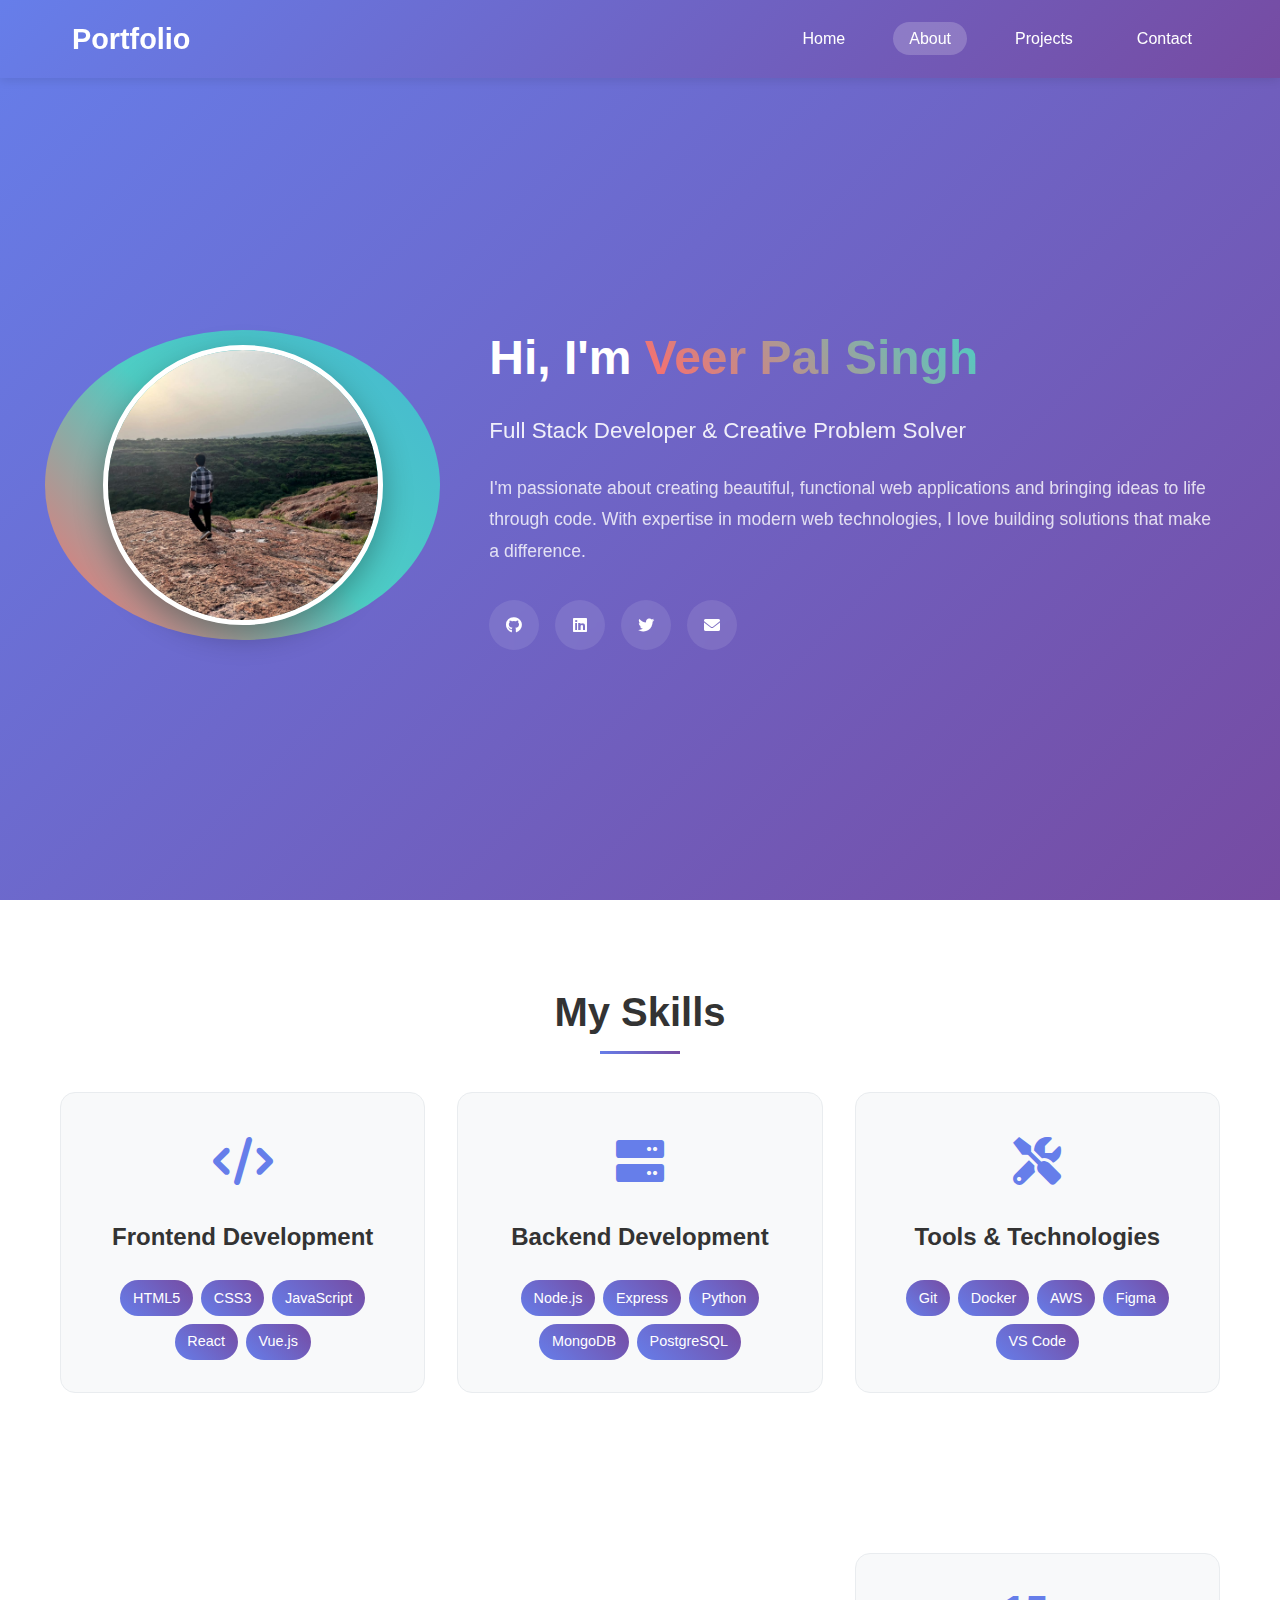
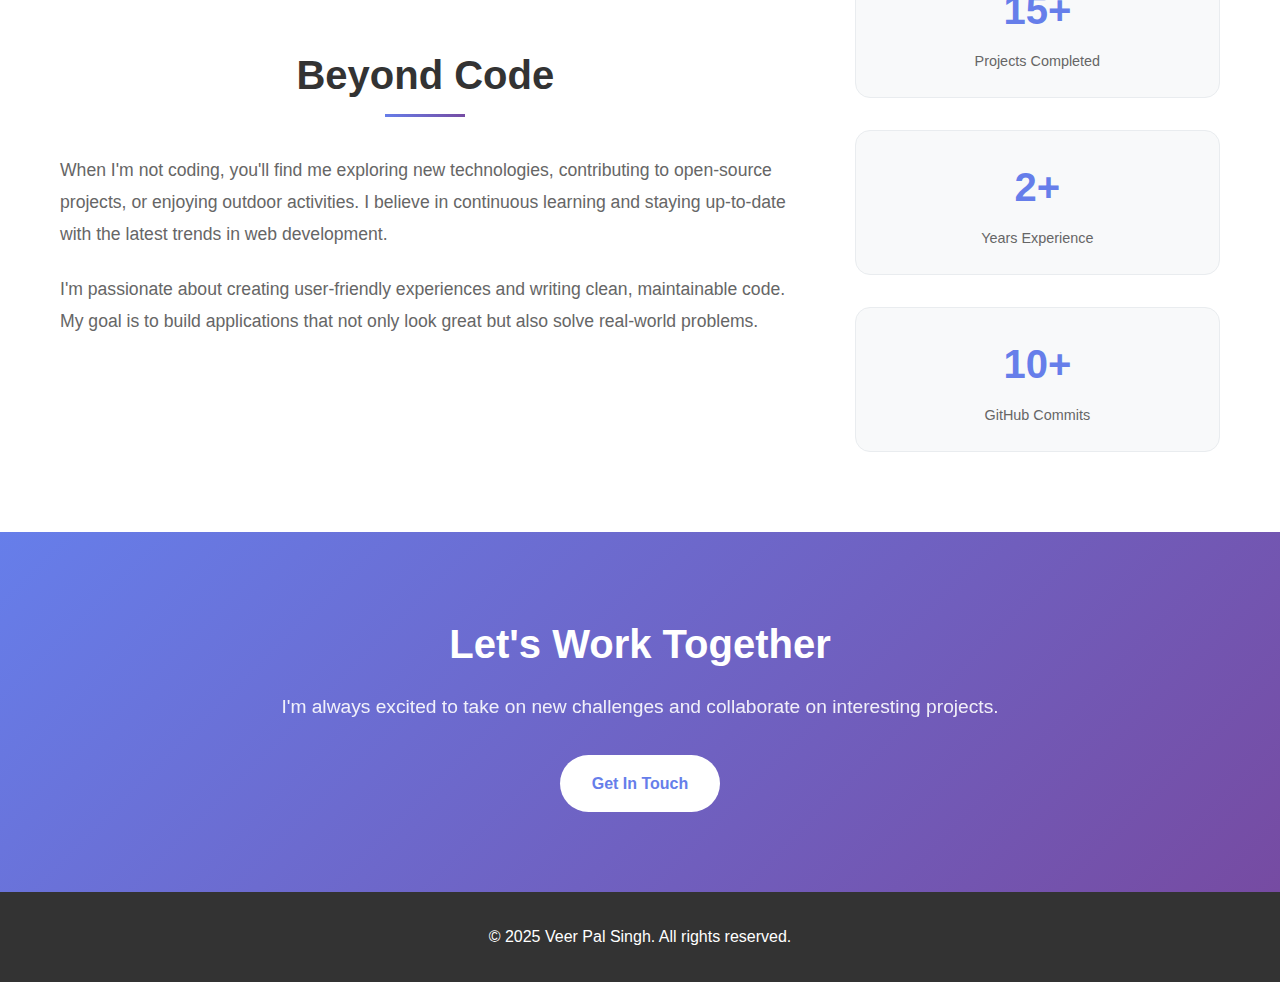
<file: pages/about.html>
<!DOCTYPE html>
<html lang="en">
<head>
    <meta charset="UTF-8">
    <meta name="viewport" content="width=device-width, initial-scale=1.0">
    <title>About Me - Your Name</title>
    <link rel="stylesheet" href="about.css">
    <link href="https://cdnjs.cloudflare.com/ajax/libs/font-awesome/6.0.0/css/all.min.css" rel="stylesheet">
</head>
<body>
    <!-- Navigation -->
    <nav class="navbar">
        <div class="nav-container">
            <a href="index.html" class="nav-logo">Portfolio</a>
            <ul class="nav-menu">
                <li><a href="../index.html">Home</a></li>
                <li><a href="about.html" class="active">About</a></li>
                <li><a href="projects.html">Projects</a></li>
                <li><a href="contact.html">Contact</a></li>
            </ul>
        </div>
    </nav>

    <!-- Hero Section -->
    <section class="about-hero">
        <div class="container">
            <div class="hero-content">
                <div class="hero-image">
                    <img src="../images/profile2.jpg" alt="Your Name" class="profile-image">
                    <div class="image-border"></div>
                </div>
                <div class="hero-text">
                    <h1 class="hero-title">Hi, I'm <span class="highlight">Veer Pal Singh</span></h1>
                    <p class="hero-subtitle">Full Stack Developer & Creative Problem Solver</p>
                    <p class="hero-description">
                        I'm passionate about creating beautiful, functional web applications and bringing ideas to life through code. 
                        With expertise in modern web technologies, I love building solutions that make a difference.
                    </p>
                    <div class="social-links">
                        <a href="https://github.com/VeerPalSingh-0000" target="_blank" class="social-link">
                            <i class="fab fa-github"></i>
                        </a>
                        <a href="https://linkedin.com/in/yourprofile" target="_blank" class="social-link">
                            <i class="fab fa-linkedin"></i>
                        </a>
                        <a href="https://twitter.com/yourhandle" target="_blank" class="social-link">
                            <i class="fab fa-twitter"></i>
                        </a>
                        <a href="mailto:sveerpal7676@gmail.com" class="social-link">
                            <i class="fas fa-envelope"></i>
                        </a>
                    </div>
                </div>
            </div>
        </div>
    </section>

    <!-- Skills Section -->
    <section class="skills-section">
        <div class="container">
            <h2 class="section-title">My Skills</h2>
            <div class="skills-grid">
                <div class="skill-category">
                    <div class="skill-icon">
                        <i class="fas fa-code"></i>
                    </div>
                    <h3>Frontend Development</h3>
                    <div class="skill-list">
                        <span class="skill-tag">HTML5</span>
                        <span class="skill-tag">CSS3</span>
                        <span class="skill-tag">JavaScript</span>
                        <span class="skill-tag">React</span>
                        <span class="skill-tag">Vue.js</span>
                    </div>
                </div>
                
                <div class="skill-category">
                    <div class="skill-icon">
                        <i class="fas fa-server"></i>
                    </div>
                    <h3>Backend Development</h3>
                    <div class="skill-list">
                        <span class="skill-tag">Node.js</span>
                        <span class="skill-tag">Express</span>
                        <span class="skill-tag">Python</span>
                        <span class="skill-tag">MongoDB</span>
                        <span class="skill-tag">PostgreSQL</span>
                    </div>
                </div>
                
                <div class="skill-category">
                    <div class="skill-icon">
                        <i class="fas fa-tools"></i>
                    </div>
                    <h3>Tools & Technologies</h3>
                    <div class="skill-list">
                        <span class="skill-tag">Git</span>
                        <span class="skill-tag">Docker</span>
                        <span class="skill-tag">AWS</span>
                        <span class="skill-tag">Figma</span>
                        <span class="skill-tag">VS Code</span>
                    </div>
                </div>
            </div>
        </div>
    </section>

    <!-- Experience Section -->
    <!-- <section class="experience-section">
        <div class="container">
            <h2 class="section-title">My Journey</h2>
            <div class="timeline">
                <div class="timeline-item">
                    <div class="timeline-dot"></div>
                    <div class="timeline-content">
                        <h3>Senior Full Stack Developer</h3>
                        <p class="timeline-company">Tech Company Inc.</p>
                        <p class="timeline-date">2023 - Present</p>
                        <p class="timeline-description">
                            Leading development of scalable web applications using React and Node.js. 
                            Mentoring junior developers and implementing best practices across the team.
                        </p>
                    </div>
                </div>
                
                <div class="timeline-item">
                    <div class="timeline-dot"></div>
                    <div class="timeline-content">
                        <h3>Full Stack Developer</h3>
                        <p class="timeline-company">Startup Solutions</p>
                        <p class="timeline-date">2021 - 2023</p>
                        <p class="timeline-description">
                            Developed and maintained multiple client projects using modern web technologies. 
                            Collaborated with designers and product managers to deliver high-quality solutions.
                        </p>
                    </div>
                </div>
                
                <div class="timeline-item">
                    <div class="timeline-dot"></div>
                    <div class="timeline-content">
                        <h3>Junior Web Developer</h3>
                        <p class="timeline-company">Digital Agency</p>
                        <p class="timeline-date">2020 - 2021</p>
                        <p class="timeline-description">
                            Started my professional journey building responsive websites and learning 
                            industry best practices. Gained experience in HTML, CSS, JavaScript, and PHP.
                        </p>
                    </div>
                </div>
            </div>
        </div>
    </section> -->

    <!-- Personal Section -->
    <section class="personal-section">
        <div class="container">
            <div class="personal-content">
                <div class="personal-text">
                    <h2 class="section-title">Beyond Code</h2>
                    <p>
                        When I'm not coding, you'll find me exploring new technologies, contributing to open-source projects, 
                        or enjoying outdoor activities. I believe in continuous learning and staying up-to-date with the 
                        latest trends in web development.
                    </p>
                    <p>
                        I'm passionate about creating user-friendly experiences and writing clean, maintainable code. 
                        My goal is to build applications that not only look great but also solve real-world problems.
                    </p>
                </div>
                <div class="personal-stats">
                    <div class="stat-item">
                        <div class="stat-number">15+</div>
                        <div class="stat-label">Projects Completed</div>
                    </div>
                    <div class="stat-item">
                        <div class="stat-number">2+</div>
                        <div class="stat-label">Years Experience</div>
                    </div>
                    <div class="stat-item">
                        <div class="stat-number">10+</div>
                        <div class="stat-label">GitHub Commits</div>
                    </div>
                </div>
            </div>
        </div>
    </section>

    <!-- CTA Section -->
    <section class="cta-section">
        <div class="container">
            <div class="cta-content">
                <h2>Let's Work Together</h2>
                <p>I'm always excited to take on new challenges and collaborate on interesting projects.</p>
                <a href="contact.html" class="cta-button">Get In Touch</a>
            </div>
        </div>
    </section>

    <!-- Footer -->
    <footer class="footer">
        <div class="container">
            <p>&copy; 2025 Veer Pal Singh. All rights reserved.</p>
        </div>
    </footer>
</body>
</html>
</file>
<file: pages/about.css>
/* Reset and Base Styles */
* {
    margin: 0;
    padding: 0;
    box-sizing: border-box;
}

body {
    font-family: 'Segoe UI', Tahoma, Geneva, Verdana, sans-serif;
    line-height: 1.6;
    color: #333;
    background-color: #f8f9fa;
}

.container {
    max-width: 1200px;
    margin: 0 auto;
    padding: 0 20px;
}

/* Navigation */
.navbar {
    background: linear-gradient(135deg, #667eea 0%, #764ba2 100%);
    box-shadow: 0 2px 10px rgba(0,0,0,0.1);
    position: fixed;
    top: 0;
    width: 100%;
    z-index: 1000;
}

.nav-container {
    max-width: 1200px;
    margin: 0 auto;
    display: flex;
    justify-content: space-between;
    align-items: center;
    padding: 1rem 2rem;
}

.nav-logo {
    color: white;
    text-decoration: none;
    font-size: 1.8rem;
    font-weight: bold;
}

.nav-menu {
    display: flex;
    list-style: none;
    gap: 2rem;
}

.nav-menu a {
    color: white;
    text-decoration: none;
    padding: 0.5rem 1rem;
    border-radius: 25px;
    transition: all 0.3s ease;
}

.nav-menu a:hover,
.nav-menu a.active {
    background: rgba(255,255,255,0.2);
    transform: translateY(-2px);
}

/* Hero Section */
.about-hero {
    background: linear-gradient(135deg, #667eea 0%, #764ba2 100%);
    padding: 150px 0 80px;
    color: white;
    min-height: 100vh;
    display: flex;
    align-items: center;
}

.hero-content {
    display: grid;
    grid-template-columns: 1fr 2fr;
    gap: 4rem;
    align-items: center;
}

.hero-image {
    position: relative;
    display: flex;
    justify-content: center;
}

.profile-image {
    width: 280px;
    height: 280px;
    border-radius: 50%;
    object-fit: cover;
    border: 5px solid white;
    box-shadow: 0 10px 30px rgba(0,0,0,0.3);
    position: relative;
    z-index: 2;
}

.image-border {
    position: absolute;
    top: -15px;
    left: -15px;
    right: -15px;
    bottom: -15px;
    border-radius: 50%;
    background: linear-gradient(45deg, #ff6b6b, #4ecdc4, #45b7d1);
    z-index: 1;
    animation: rotate 10s linear infinite;
}

@keyframes rotate {
    from { transform: rotate(0deg); }
    to { transform: rotate(360deg); }
}

.hero-title {
    font-size: 3rem;
    margin-bottom: 1rem;
    font-weight: 700;
}

.highlight {
    background: linear-gradient(45deg, #ff6b6b, #4ecdc4);
    -webkit-background-clip: text;
    -webkit-text-fill-color: transparent;
    background-clip: text;
}

.hero-subtitle {
    font-size: 1.4rem;
    margin-bottom: 1.5rem;
    opacity: 0.9;
    font-weight: 500;
}

.hero-description {
    font-size: 1.1rem;
    margin-bottom: 2rem;
    opacity: 0.8;
    line-height: 1.8;
}

.social-links {
    display: flex;
    gap: 1rem;
}

.social-link {
    display: flex;
    align-items: center;
    justify-content: center;
    width: 50px;
    height: 50px;
    background: rgba(255,255,255,0.1);
    border-radius: 50%;
    color: white;
    text-decoration: none;
    transition: all 0.3s ease;
    backdrop-filter: blur(10px);
}

.social-link:hover {
    background: white;
    color: #667eea;
    transform: translateY(-3px);
}

/* Skills Section */
.skills-section {
    padding: 80px 0;
    background: white;
}

.section-title {
    text-align: center;
    font-size: 2.5rem;
    margin-bottom: 3rem;
    color: #333;
    position: relative;
}

.section-title::after {
    content: '';
    position: absolute;
    bottom: -10px;
    left: 50%;
    transform: translateX(-50%);
    width: 80px;
    height: 3px;
    background: linear-gradient(45deg, #667eea, #764ba2);
}

.skills-grid {
    display: grid;
    grid-template-columns: repeat(auto-fit, minmax(300px, 1fr));
    gap: 2rem;
}

.skill-category {
    background: #f8f9fa;
    padding: 2rem;
    border-radius: 15px;
    text-align: center;
    transition: all 0.3s ease;
    border: 1px solid #e9ecef;
}

.skill-category:hover {
    transform: translateY(-5px);
    box-shadow: 0 10px 30px rgba(0,0,0,0.1);
}

.skill-icon {
    font-size: 3rem;
    color: #667eea;
    margin-bottom: 1rem;
}

.skill-category h3 {
    font-size: 1.5rem;
    margin-bottom: 1.5rem;
    color: #333;
}

.skill-list {
    display: flex;
    flex-wrap: wrap;
    gap: 0.5rem;
    justify-content: center;
}

.skill-tag {
    background: linear-gradient(45deg, #667eea, #764ba2);
    color: white;
    padding: 0.4rem 0.8rem;
    border-radius: 20px;
    font-size: 0.9rem;
    font-weight: 500;
}

/* Experience Section */
.experience-section {
    padding: 80px 0;
    background: #f8f9fa;
}

.timeline {
    max-width: 800px;
    margin: 0 auto;
    position: relative;
}

.timeline::before {
    content: '';
    position: absolute;
    left: 50%;
    transform: translateX(-50%);
    width: 3px;
    height: 100%;
    background: linear-gradient(to bottom, #667eea, #764ba2);
}

.timeline-item {
    position: relative;
    margin-bottom: 3rem;
}

.timeline-dot {
    position: absolute;
    left: 50%;
    transform: translateX(-50%);
    width: 20px;
    height: 20px;
    background: #667eea;
    border-radius: 50%;
    border: 4px solid white;
    box-shadow: 0 0 10px rgba(0,0,0,0.2);
    z-index: 2;
}

.timeline-content {
    background: white;
    padding: 2rem;
    border-radius: 15px;
    box-shadow: 0 5px 20px rgba(0,0,0,0.1);
    margin-left: 60%;
    width: 40%;
    position: relative;
}

.timeline-item:nth-child(even) .timeline-content {
    margin-left: 0;
    margin-right: 60%;
}

.timeline-content h3 {
    font-size: 1.4rem;
    color: #333;
    margin-bottom: 0.5rem;
}

.timeline-company {
    color: #667eea;
    font-weight: 600;
    margin-bottom: 0.5rem;
}

.timeline-date {
    color: #666;
    font-size: 0.9rem;
    margin-bottom: 1rem;
}

.timeline-description {
    color: #666;
    line-height: 1.6;
}

/* Personal Section */
.personal-section {
    padding: 80px 0;
    background: white;
}

.personal-content {
    display: grid;
    grid-template-columns: 2fr 1fr;
    gap: 4rem;
    align-items: center;
}

.personal-text p {
    font-size: 1.1rem;
    color: #666;
    margin-bottom: 1.5rem;
    line-height: 1.8;
}

.personal-stats {
    display: grid;
    gap: 2rem;
}

.stat-item {
    text-align: center;
    padding: 1.5rem;
    background: #f8f9fa;
    border-radius: 15px;
    border: 1px solid #e9ecef;
}

.stat-number {
    font-size: 2.5rem;
    font-weight: 700;
    color: #667eea;
    margin-bottom: 0.5rem;
}

.stat-label {
    color: #666;
    font-size: 0.9rem;
}

/* CTA Section */
.cta-section {
    padding: 80px 0;
    background: linear-gradient(135deg, #667eea 0%, #764ba2 100%);
    color: white;
    text-align: center;
}

.cta-content h2 {
    font-size: 2.5rem;
    margin-bottom: 1rem;
}

.cta-content p {
    font-size: 1.2rem;
    margin-bottom: 2rem;
    opacity: 0.9;
}

.cta-button {
    display: inline-block;
    background: white;
    color: #667eea;
    padding: 1rem 2rem;
    border-radius: 50px;
    text-decoration: none;
    font-weight: 600;
    transition: all 0.3s ease;
}

.cta-button:hover {
    background: #f8f9fa;
    transform: translateY(-2px);
    box-shadow: 0 5px 15px rgba(0,0,0,0.2);
}

/* Footer */
.footer {
    background: #333;
    color: white;
    padding: 2rem 0;
    text-align: center;
}

/* Responsive Design */
@media (max-width: 768px) {
    .nav-container {
        flex-direction: column;
        gap: 1rem;
    }
    
    .nav-menu {
        flex-direction: column;
        text-align: center;
        gap: 1rem;
    }
    
    .hero-content {
        grid-template-columns: 1fr;
        text-align: center;
        gap: 2rem;
    }
    
    .profile-image {
        width: 200px;
        height: 200px;
    }
    
    .hero-title {
        font-size: 2.5rem;
    }
    
    .timeline::before {
        left: 30px;
    }
    
    .timeline-dot {
        left: 30px;
    }
    
    .timeline-content {
        margin-left: 60px;
        width: calc(100% - 60px);
    }
    
    .timeline-item:nth-child(even) .timeline-content {
        margin-left: 60px;
        margin-right: 0;
    }
    
    .personal-content {
        grid-template-columns: 1fr;
        gap: 2rem;
    }
    
    .personal-stats {
        grid-template-columns: repeat(3, 1fr);
    }
}

@media (max-width: 480px) {
    .hero-title {
        font-size: 2rem;
    }
    
    .section-title {
        font-size: 2rem;
    }
    
    .personal-stats {
        grid-template-columns: 1fr;
    }
    
    .skill-category {
        padding: 1.5rem;
    }
}

/* Animations */
@keyframes fadeInUp {
    from {
        opacity: 0;
        transform: translateY(30px);
    }
    to {
        opacity: 1;
        transform: translateY(0);
    }
}

.skill-category,
.timeline-item,
.stat-item {
    animation: fadeInUp 0.6s ease-out;
}
</file>
